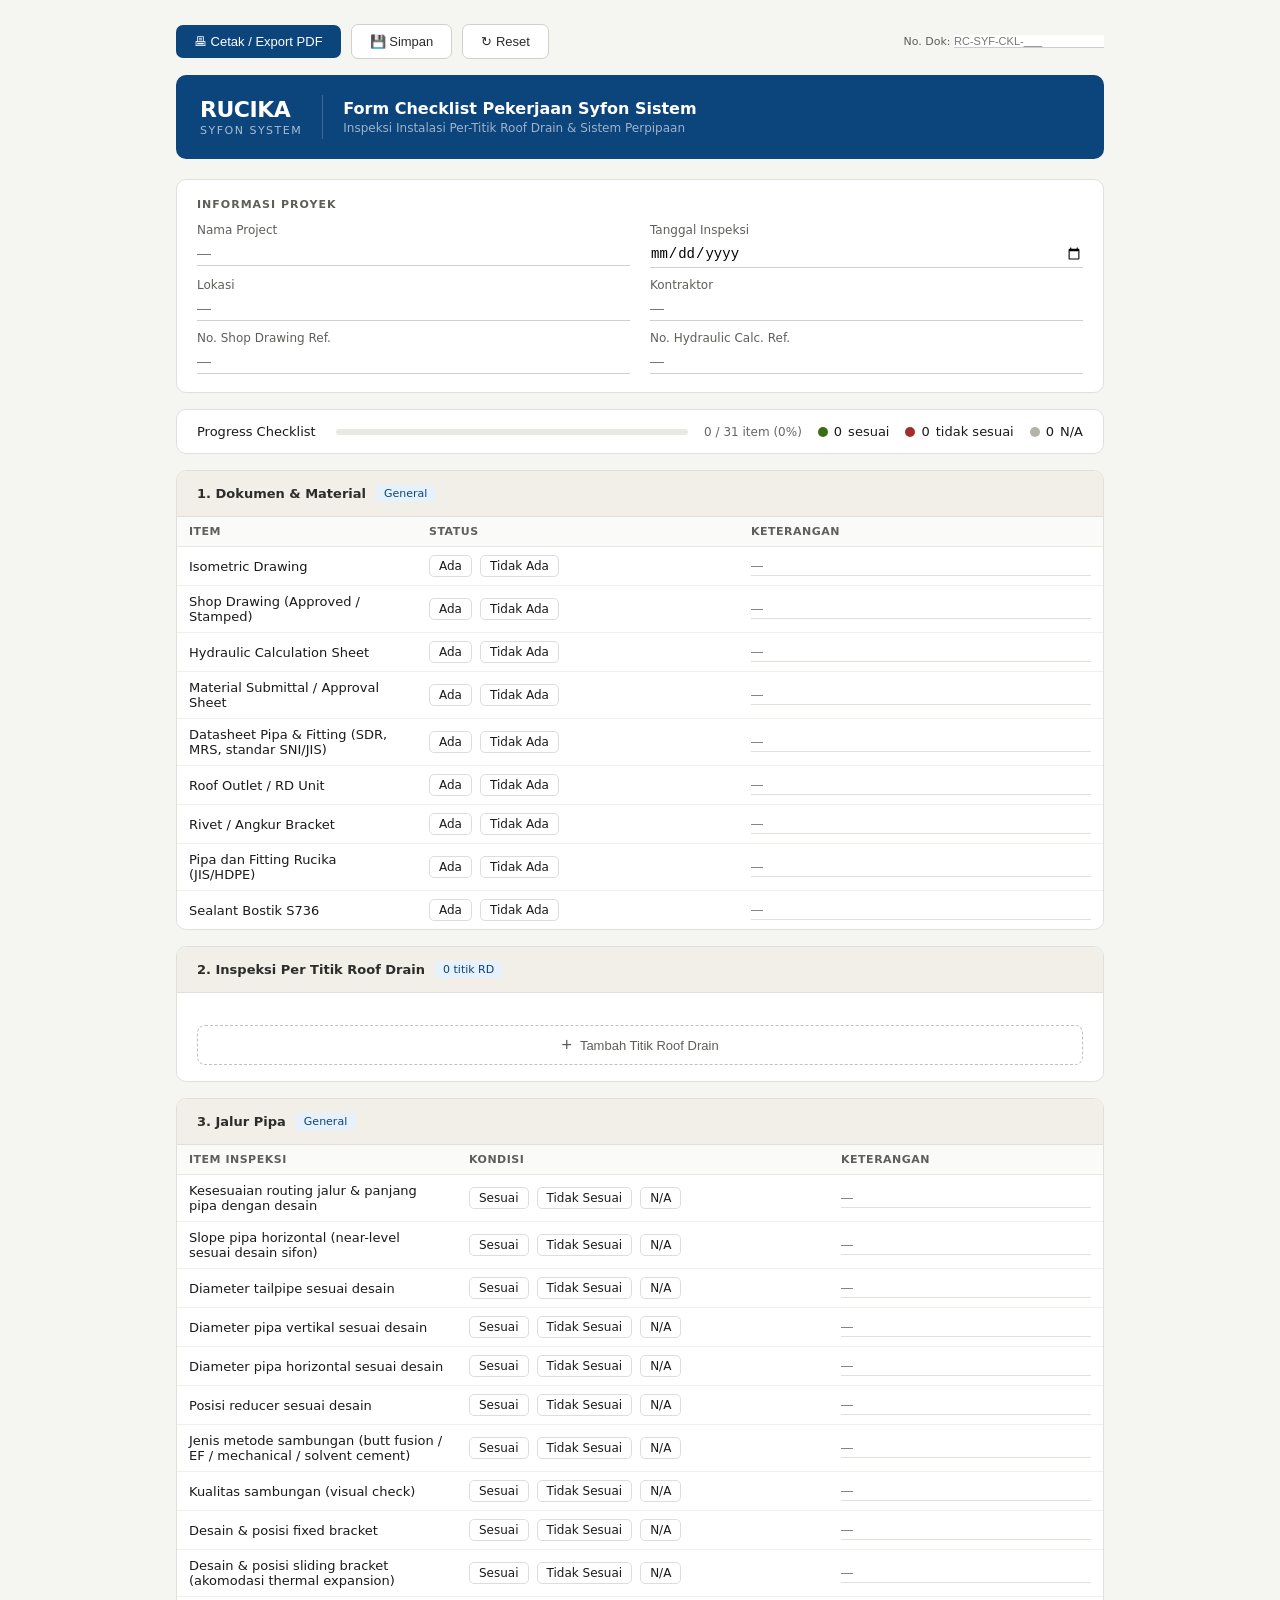
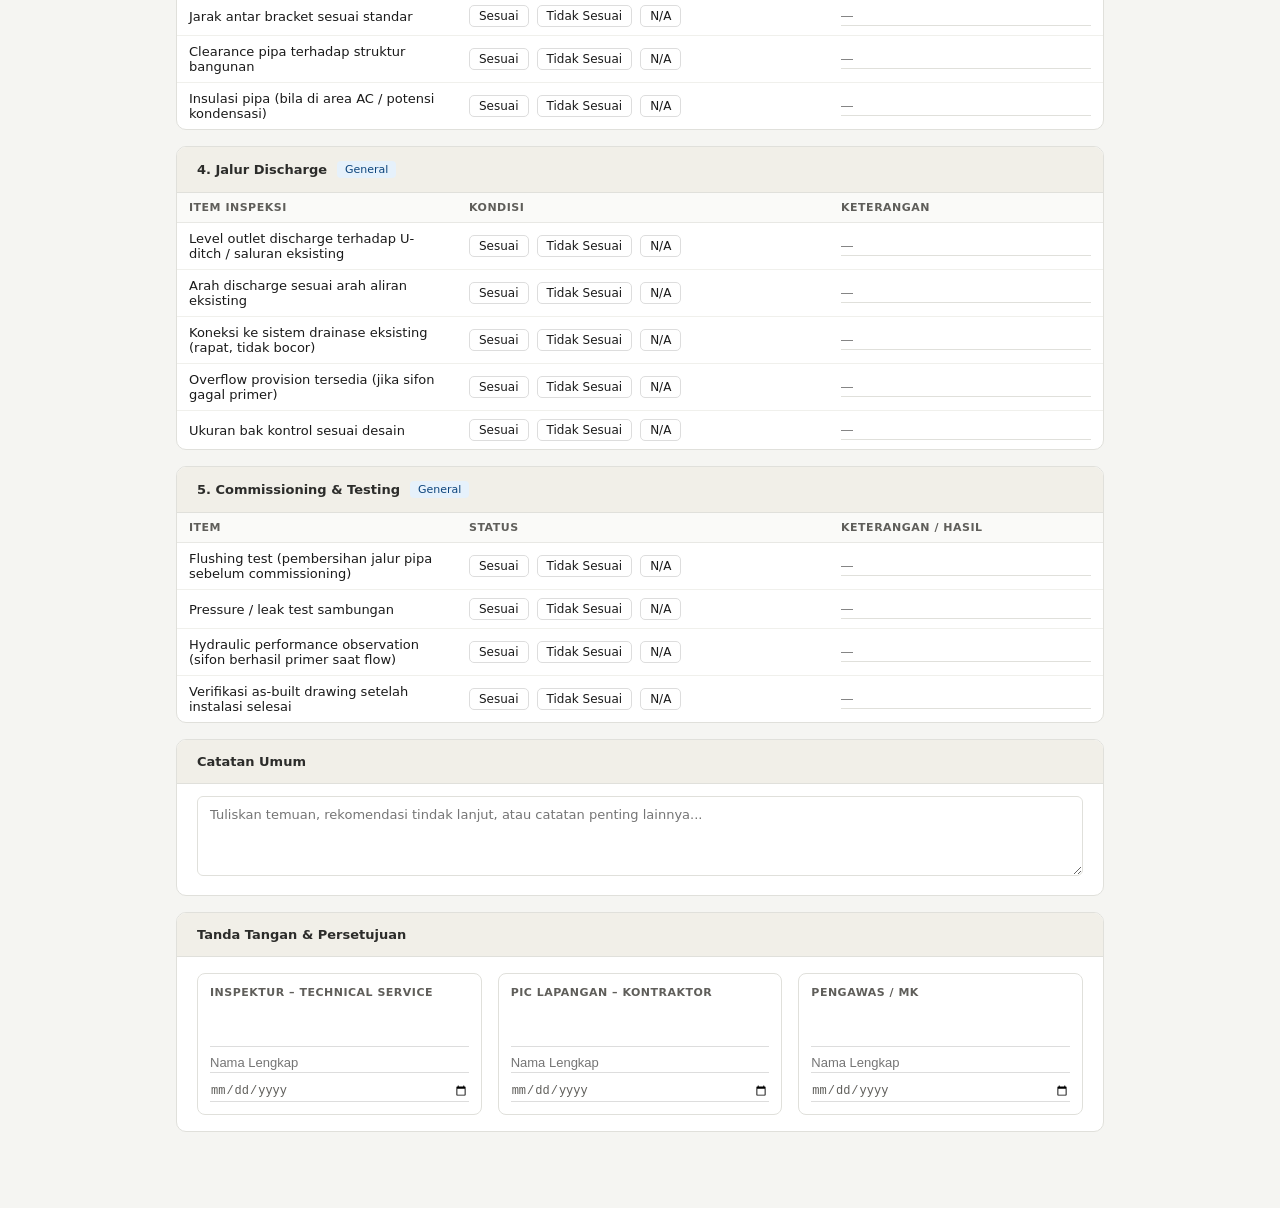
<file: form-siphonic.html>
<!DOCTYPE html>
<html lang="id">

<head>
  <meta charset="UTF-8">
  <meta name="viewport" content="width=device-width, initial-scale=1.0">
  <title>Form Checklist Syfon System – Rucika</title>
  <style>
    :root {
      --blue-50: #E6F1FB;
      --blue-100: #B5D4F4;
      --blue-600: #185FA5;
      --blue-800: #0C447C;
      --blue-900: #042C53;
      --teal-50: #E1F5EE;
      --teal-600: #0F6E56;
      --teal-800: #085041;
      --red-50: #FCEBEB;
      --red-600: #A32D2D;
      --red-800: #791F1F;
      --amber-50: #FAEEDA;
      --amber-600: #854F0B;
      --amber-800: #633806;
      --green-50: #EAF3DE;
      --green-600: #3B6D11;
      --green-800: #27500A;
      --gray-50: #F1EFE8;
      --gray-100: #D3D1C7;
      --gray-200: #B4B2A9;
      --gray-600: #5F5E5A;
      --gray-900: #2C2C2A;
    }

    * {
      box-sizing: border-box;
      margin: 0;
      padding: 0;
    }

    body {
      font-family: 'Segoe UI', system-ui, sans-serif;
      font-size: 14px;
      color: #1a1a1a;
      background: #f5f5f2;
    }

    .page {
      max-width: 960px;
      margin: 0 auto;
      padding: 24px 16px 60px;
    }

    /* HEADER */
    .doc-header {
      background: var(--blue-800);
      color: white;
      border-radius: 10px;
      padding: 20px 24px;
      margin-bottom: 20px;
      display: flex;
      align-items: center;
      gap: 20px;
    }

    .logo-block {
      display: flex;
      flex-direction: column;
      gap: 2px;
    }

    .logo-main {
      font-size: 22px;
      font-weight: 700;
      letter-spacing: -0.5px;
      color: white;
    }

    .logo-sub {
      font-size: 11px;
      color: rgba(255, 255, 255, 0.65);
      letter-spacing: 1.5px;
      text-transform: uppercase;
    }

    .header-title {
      flex: 1;
    }

    .header-title h1 {
      font-size: 16px;
      font-weight: 600;
      color: white;
      line-height: 1.3;
    }

    .header-title p {
      font-size: 12px;
      color: rgba(255, 255, 255, 0.6);
      margin-top: 2px;
    }

    /* PROJECT INFO */
    .project-card {
      background: white;
      border-radius: 10px;
      border: 1px solid #e0e0db;
      padding: 18px 20px;
      margin-bottom: 16px;
    }

    .section-label {
      font-size: 11px;
      font-weight: 600;
      letter-spacing: 1px;
      text-transform: uppercase;
      color: var(--gray-600);
      margin-bottom: 12px;
    }

    .project-grid {
      display: grid;
      grid-template-columns: 1fr 1fr;
      gap: 10px 20px;
    }

    .field-row {
      display: flex;
      flex-direction: column;
      gap: 4px;
    }

    .field-row label {
      font-size: 12px;
      color: var(--gray-600);
    }

    .field-row input {
      border: none;
      border-bottom: 1.5px solid #d0d0cc;
      padding: 4px 0;
      font-size: 14px;
      width: 100%;
      background: transparent;
      outline: none;
    }

    .field-row input:focus {
      border-bottom-color: var(--blue-600);
    }

    /* PROGRESS */
    .progress-bar-wrap {
      background: white;
      border-radius: 10px;
      border: 1px solid #e0e0db;
      padding: 14px 20px;
      margin-bottom: 16px;
    }

    .progress-stats {
      display: flex;
      gap: 16px;
      align-items: center;
    }

    .stat-pill {
      display: flex;
      align-items: center;
      gap: 6px;
      font-size: 13px;
    }

    .dot {
      width: 10px;
      height: 10px;
      border-radius: 50%;
      flex-shrink: 0;
    }

    .dot-ok {
      background: #3B6D11;
    }

    .dot-not {
      background: #A32D2D;
    }

    .dot-na {
      background: #B4B2A9;
    }

    .dot-pending {
      background: #e0e0db;
      border: 1px solid #ccc;
    }

    .progress-track {
      flex: 1;
      height: 6px;
      background: #e8e8e4;
      border-radius: 3px;
      overflow: hidden;
    }

    .progress-fill {
      height: 100%;
      background: var(--blue-600);
      border-radius: 3px;
      transition: width 0.3s;
    }

    /* SECTIONS */
    .section-card {
      background: white;
      border-radius: 10px;
      border: 1px solid #e0e0db;
      margin-bottom: 16px;
      overflow: hidden;
    }

    .section-header {
      padding: 14px 20px;
      background: var(--gray-50);
      border-bottom: 1px solid #e0e0db;
      display: flex;
      align-items: center;
      gap: 10px;
    }

    .section-header h2 {
      font-size: 13px;
      font-weight: 600;
      color: var(--gray-900);
    }

    .section-badge {
      font-size: 11px;
      padding: 2px 8px;
      border-radius: 4px;
      background: var(--blue-50);
      color: var(--blue-800);
      font-weight: 500;
    }

    /* DOK/MATERIAL TABLE */
    .check-table {
      width: 100%;
      border-collapse: collapse;
    }

    .check-table th {
      font-size: 11px;
      font-weight: 600;
      letter-spacing: 0.5px;
      text-transform: uppercase;
      color: var(--gray-600);
      padding: 8px 12px;
      background: #fafaf8;
      border-bottom: 1px solid #e8e8e4;
      text-align: left;
    }

    .check-table td {
      padding: 8px 12px;
      border-bottom: 1px solid #f0f0ec;
      vertical-align: middle;
    }

    .check-table tr:last-child td {
      border-bottom: none;
    }

    .check-table td:first-child {
      font-size: 13px;
      color: #1a1a1a;
    }

    .radio-group {
      display: flex;
      gap: 8px;
    }

    .radio-btn {
      display: inline-flex;
      align-items: center;
      gap: 4px;
      padding: 3px 9px;
      border-radius: 5px;
      border: 1px solid #ddd;
      font-size: 12px;
      cursor: pointer;
      transition: all 0.15s;
      user-select: none;
      background: white;
    }

    .radio-btn:hover {
      border-color: var(--blue-600);
    }

    .radio-btn input[type=radio] {
      display: none;
    }

    .radio-btn.ada.active {
      background: var(--green-50);
      border-color: var(--green-600);
      color: var(--green-800);
      font-weight: 500;
    }

    .radio-btn.tidak.active {
      background: var(--red-50);
      border-color: var(--red-600);
      color: var(--red-800);
      font-weight: 500;
    }

    .radio-btn.sesuai.active {
      background: var(--green-50);
      border-color: var(--green-600);
      color: var(--green-800);
      font-weight: 500;
    }

    .radio-btn.tsesuai.active {
      background: var(--red-50);
      border-color: var(--red-600);
      color: var(--red-800);
      font-weight: 500;
    }

    .radio-btn.na.active {
      background: var(--gray-50);
      border-color: var(--gray-200);
      color: var(--gray-600);
      font-weight: 500;
    }

    .notes-input {
      border: none;
      border-bottom: 1px solid #e0e0db;
      width: 100%;
      font-size: 12px;
      padding: 2px 0;
      background: transparent;
      outline: none;
      color: #444;
    }

    .notes-input:focus {
      border-bottom-color: var(--blue-600);
    }

    /* RD CARDS */
    .rd-container {
      padding: 16px 20px;
      display: flex;
      flex-direction: column;
      gap: 12px;
    }

    .rd-card {
      border: 1px solid #e0e0db;
      border-radius: 8px;
      overflow: hidden;
    }

    .rd-card-header {
      display: flex;
      align-items: center;
      gap: 10px;
      padding: 10px 14px;
      background: var(--blue-50);
      border-bottom: 1px solid #d0e4f5;
    }

    .rd-badge {
      background: var(--blue-800);
      color: white;
      font-size: 12px;
      font-weight: 600;
      padding: 3px 10px;
      border-radius: 5px;
      white-space: nowrap;
    }

    .rd-loc-input {
      flex: 1;
      border: none;
      background: transparent;
      font-size: 13px;
      color: var(--blue-800);
      outline: none;
    }

    .rd-loc-input::placeholder {
      color: #a0b8cc;
    }

    .rd-status-dot {
      width: 8px;
      height: 8px;
      border-radius: 50%;
      background: #ddd;
      margin-left: auto;
      flex-shrink: 0;
    }

    .rd-delete {
      background: none;
      border: none;
      color: var(--red-600);
      cursor: pointer;
      font-size: 16px;
      padding: 0 4px;
      line-height: 1;
      opacity: 0.6;
    }

    .rd-delete:hover {
      opacity: 1;
    }

    .rd-items {
      padding: 4px 0;
    }

    .rd-item {
      display: grid;
      grid-template-columns: 220px 1fr 160px;
      align-items: center;
      gap: 8px;
      padding: 7px 14px;
      border-bottom: 1px solid #f5f5f2;
    }

    .rd-item:last-child {
      border-bottom: none;
    }

    .rd-item-label {
      font-size: 12px;
      color: #1a1a1a;
      line-height: 1.4;
    }

    .rd-item-notes {
      font-size: 12px;
    }

    /* ADD RD BUTTON */
    .add-rd-btn {
      display: flex;
      align-items: center;
      gap: 8px;
      border: 1.5px dashed #c0c0bc;
      background: none;
      border-radius: 8px;
      padding: 10px 16px;
      font-size: 13px;
      color: var(--gray-600);
      cursor: pointer;
      transition: all 0.15s;
      width: 100%;
      justify-content: center;
    }

    .add-rd-btn:hover {
      border-color: var(--blue-600);
      color: var(--blue-600);
      background: var(--blue-50);
    }

    /* CATATAN & TTD */
    .ttd-grid {
      display: grid;
      grid-template-columns: 1fr 1fr 1fr;
      gap: 16px;
      padding: 16px 20px;
    }

    .ttd-box {
      border: 1px solid #e0e0db;
      border-radius: 8px;
      padding: 12px;
    }

    .ttd-role {
      font-size: 11px;
      font-weight: 600;
      text-transform: uppercase;
      letter-spacing: 0.5px;
      color: var(--gray-600);
      margin-bottom: 8px;
    }

    .ttd-name-input {
      width: 100%;
      border: none;
      border-bottom: 1px solid #ddd;
      font-size: 13px;
      padding: 2px 0;
      background: transparent;
      outline: none;
      margin-bottom: 8px;
    }

    .ttd-date-input {
      width: 100%;
      border: none;
      border-bottom: 1px solid #ddd;
      font-size: 12px;
      padding: 2px 0;
      background: transparent;
      outline: none;
      color: var(--gray-600);
    }

    .ttd-line {
      height: 40px;
      border-bottom: 1px solid #ddd;
      margin-bottom: 6px;
    }

    .catatan-area {
      padding: 0 20px 16px;
    }

    .catatan-area textarea {
      width: 100%;
      border: 1px solid #e0e0db;
      border-radius: 6px;
      padding: 10px 12px;
      font-size: 13px;
      resize: vertical;
      min-height: 80px;
      outline: none;
      font-family: inherit;
      color: #1a1a1a;
    }

    .catatan-area textarea:focus {
      border-color: var(--blue-600);
    }

    /* TOOLBAR */
    .toolbar {
      display: flex;
      gap: 10px;
      margin-bottom: 16px;
      align-items: center;
    }

    .btn-primary {
      background: var(--blue-800);
      color: white;
      border: none;
      border-radius: 7px;
      padding: 9px 18px;
      font-size: 13px;
      font-weight: 500;
      cursor: pointer;
    }

    .btn-primary:hover {
      background: var(--blue-600);
    }

    .btn-secondary {
      background: white;
      color: var(--gray-900);
      border: 1px solid #d0d0cc;
      border-radius: 7px;
      padding: 9px 18px;
      font-size: 13px;
      cursor: pointer;
    }

    .btn-secondary:hover {
      background: var(--gray-50);
    }

    .doc-no {
      margin-left: auto;
      font-size: 11px;
      color: var(--gray-600);
    }

    /* PRINT */
    @media print {
      body {
        background: white;
        font-size: 11px;
      }

      .page {
        padding: 10px;
        max-width: 100%;
      }

      .toolbar {
        display: none;
      }

      .add-rd-btn {
        display: none;
      }

      .rd-delete {
        display: none;
      }

      .doc-header {
        background: var(--blue-800) !important;
        -webkit-print-color-adjust: exact;
        print-color-adjust: exact;
      }

      .section-card {
        break-inside: avoid;
        page-break-inside: avoid;
      }

      .rd-card {
        break-inside: avoid;
      }

      .radio-btn {
        border: 1px solid #ccc !important;
      }

      .radio-btn.ada.active,
      .radio-btn.sesuai.active {
        background: #d4edda !important;
        -webkit-print-color-adjust: exact;
        print-color-adjust: exact;
      }

      .radio-btn.tidak.active,
      .radio-btn.tsesuai.active {
        background: #f8d7da !important;
        -webkit-print-color-adjust: exact;
        print-color-adjust: exact;
      }
    }

    /* RESPONSIVE / MOBILE */
    @media screen and (max-width: 768px) {
      .page {
        padding: 16px 12px 40px;
      }

      .doc-header {
        flex-direction: column;
        text-align: center;
        gap: 12px;
        padding: 16px;
      }

      .doc-header>div:nth-child(2) {
        display: none;
      }

      /* Sembunyikan garis separator vertical */
      .project-grid {
        grid-template-columns: 1fr;
        gap: 12px;
      }

      .ttd-grid {
        grid-template-columns: 1fr;
        gap: 24px;
        padding: 16px;
      }

      .rd-item {
        grid-template-columns: 1fr;
        gap: 12px;
        padding: 12px 14px;
      }

      .rd-card-header {
        flex-wrap: wrap;
      }

      .rd-loc-input {
        min-width: 100%;
        margin-top: 8px;
      }

      .progress-stats {
        flex-wrap: wrap;
        justify-content: center;
      }

      .toolbar {
        flex-wrap: wrap;
      }

      .doc-no {
        width: 100%;
        margin-left: 0;
        text-align: left;
        margin-top: 8px;
      }

      /* Buat tabel bisa di-scroll horizontal */
      .section-card {
        overflow-x: auto;
      }

      .check-table {
        min-width: 600px;
      }
    }
  </style>
</head>

<body>
  <div class="page">

    <!-- TOOLBAR -->
    <div class="toolbar">
      <button class="btn-primary" onclick="cetakPDF()">&#128438; Cetak / Export PDF</button>
      <button class="btn-secondary" onclick="saveState()">&#128190; Simpan</button>
      <button class="btn-secondary" onclick="clearAll()">&#8635; Reset</button>
      <span class="doc-no" id="doc-no-display">No. Dok: <input id="docNo" placeholder="RC-SYF-CKL-___"
          style="border:none;border-bottom:1px solid #ccc;font-size:11px;width:150px;outline:none;" /></span>
    </div>

    <!-- HEADER -->
    <div class="doc-header">
      <div class="logo-block">
        <div class="logo-main">RUCIKA</div>
        <div class="logo-sub">Syfon System</div>
      </div>
      <div style="width:1px;height:44px;background:rgba(255,255,255,0.2);"></div>
      <div class="header-title">
        <h1>Form Checklist Pekerjaan Syfon Sistem</h1>
        <p>Inspeksi Instalasi Per-Titik Roof Drain &amp; Sistem Perpipaan</p>
      </div>
    </div>

    <!-- PROJECT INFO -->
    <div class="project-card">
      <div class="section-label">Informasi Proyek</div>
      <div class="project-grid">
        <div class="field-row"><label>Nama Project</label><input id="projName" placeholder="—" /></div>
        <div class="field-row"><label>Tanggal Inspeksi</label><input id="projDate" type="date" /></div>
        <div class="field-row"><label>Lokasi</label><input id="projLoc" placeholder="—" /></div>
        <div class="field-row"><label>Kontraktor</label><input id="projKont" placeholder="—" /></div>
        <div class="field-row"><label>No. Shop Drawing Ref.</label><input id="projSD" placeholder="—" /></div>
        <div class="field-row"><label>No. Hydraulic Calc. Ref.</label><input id="projHC" placeholder="—" /></div>
      </div>
    </div>

    <!-- PROGRESS -->
    <div class="progress-bar-wrap">
      <div class="progress-stats">
        <span style="font-size:13px;font-weight:500;color:#1a1a1a;margin-right:4px;">Progress Checklist</span>
        <div class="progress-track">
          <div class="progress-fill" id="progressFill" style="width:0%"></div>
        </div>
        <span id="progressLabel" style="font-size:12px;color:#666;white-space:nowrap;">0 / 0 item</span>
        <span class="stat-pill"><span class="dot dot-ok"></span><span id="cntOk">0</span> sesuai</span>
        <span class="stat-pill"><span class="dot dot-not"></span><span id="cntNot">0</span> tidak sesuai</span>
        <span class="stat-pill"><span class="dot dot-na"></span><span id="cntNA">0</span> N/A</span>
      </div>
    </div>

    <!-- SECTION 1: DOKUMEN & MATERIAL -->
    <div class="section-card">
      <div class="section-header">
        <h2>1. Dokumen &amp; Material</h2>
        <span class="section-badge">General</span>
      </div>
      <table class="check-table">
        <thead>
          <tr>
            <th style="width:240px;">Item</th>
            <th>Status</th>
            <th>Keterangan</th>
          </tr>
        </thead>
        <tbody id="dokTable"></tbody>
      </table>
    </div>

    <!-- SECTION 2: ROOF DRAIN PER TITIK -->
    <div class="section-card">
      <div class="section-header">
        <h2>2. Inspeksi Per Titik Roof Drain</h2>
        <span class="section-badge" id="rdCountBadge">0 titik RD</span>
      </div>
      <div class="rd-container" id="rdContainer"></div>
      <div style="padding: 0 20px 16px;">
        <button class="add-rd-btn" onclick="addRD()">
          <span style="font-size:18px;line-height:1;">+</span> Tambah Titik Roof Drain
        </button>
      </div>
    </div>

    <!-- SECTION 3: JALUR PIPA -->
    <div class="section-card">
      <div class="section-header">
        <h2>3. Jalur Pipa</h2><span class="section-badge">General</span>
      </div>
      <table class="check-table">
        <thead>
          <tr>
            <th style="width:280px;">Item Inspeksi</th>
            <th>Kondisi</th>
            <th>Keterangan</th>
          </tr>
        </thead>
        <tbody id="pipaTable"></tbody>
      </table>
    </div>

    <!-- SECTION 4: JALUR DISCHARGE -->
    <div class="section-card">
      <div class="section-header">
        <h2>4. Jalur Discharge</h2><span class="section-badge">General</span>
      </div>
      <table class="check-table">
        <thead>
          <tr>
            <th style="width:280px;">Item Inspeksi</th>
            <th>Kondisi</th>
            <th>Keterangan</th>
          </tr>
        </thead>
        <tbody id="dischargeTable"></tbody>
      </table>
    </div>

    <!-- SECTION 5: COMMISSIONING -->
    <div class="section-card">
      <div class="section-header">
        <h2>5. Commissioning &amp; Testing</h2><span class="section-badge">General</span>
      </div>
      <table class="check-table">
        <thead>
          <tr>
            <th style="width:280px;">Item</th>
            <th>Status</th>
            <th>Keterangan / Hasil</th>
          </tr>
        </thead>
        <tbody id="commTable"></tbody>
      </table>
    </div>

    <!-- CATATAN -->
    <div class="section-card">
      <div class="section-header">
        <h2>Catatan Umum</h2>
      </div>
      <div class="catatan-area" style="padding-top:12px;">
        <textarea id="catatanUmum"
          placeholder="Tuliskan temuan, rekomendasi tindak lanjut, atau catatan penting lainnya..."></textarea>
      </div>
    </div>

    <!-- TANDA TANGAN -->
    <div class="section-card">
      <div class="section-header">
        <h2>Tanda Tangan &amp; Persetujuan</h2>
      </div>
      <div class="ttd-grid">
        <div class="ttd-box">
          <div class="ttd-role">Inspektur – Technical Service</div>
          <div class="ttd-line"></div>
          <input class="ttd-name-input" placeholder="Nama Lengkap" />
          <input class="ttd-date-input" type="date" />
        </div>
        <div class="ttd-box">
          <div class="ttd-role">PIC Lapangan – Kontraktor</div>
          <div class="ttd-line"></div>
          <input class="ttd-name-input" placeholder="Nama Lengkap" />
          <input class="ttd-date-input" type="date" />
        </div>
        <div class="ttd-box">
          <div class="ttd-role">Pengawas / MK</div>
          <div class="ttd-line"></div>
          <input class="ttd-name-input" placeholder="Nama Lengkap" />
          <input class="ttd-date-input" type="date" />
        </div>
      </div>
    </div>

  </div>

  <script>
    const DOK_ITEMS = [
      "Isometric Drawing",
      "Shop Drawing (Approved / Stamped)",
      "Hydraulic Calculation Sheet",
      "Material Submittal / Approval Sheet",
      "Datasheet Pipa & Fitting (SDR, MRS, standar SNI/JIS)",
      "Roof Outlet / RD Unit",
      "Rivet / Angkur Bracket",
      "Pipa dan Fitting Rucika (JIS/HDPE)",
      "Sealant Bostik S736"
    ];

    const PIPA_ITEMS = [
      "Kesesuaian routing jalur & panjang pipa dengan desain",
      "Slope pipa horizontal (near-level sesuai desain sifon)",
      "Diameter tailpipe sesuai desain",
      "Diameter pipa vertikal sesuai desain",
      "Diameter pipa horizontal sesuai desain",
      "Posisi reducer sesuai desain",
      "Jenis metode sambungan (butt fusion / EF / mechanical / solvent cement)",
      "Kualitas sambungan (visual check)",
      "Desain & posisi fixed bracket",
      "Desain & posisi sliding bracket (akomodasi thermal expansion)",
      "Jarak antar bracket sesuai standar",
      "Clearance pipa terhadap struktur bangunan",
      "Insulasi pipa (bila di area AC / potensi kondensasi)"
    ];

    const DISCHARGE_ITEMS = [
      "Level outlet discharge terhadap U-ditch / saluran eksisting",
      "Arah discharge sesuai arah aliran eksisting",
      "Koneksi ke sistem drainase eksisting (rapat, tidak bocor)",
      "Overflow provision tersedia (jika sifon gagal primer)",
      "Ukuran bak kontrol sesuai desain"
    ];

    const COMM_ITEMS = [
      "Flushing test (pembersihan jalur pipa sebelum commissioning)",
      "Pressure / leak test sambungan",
      "Hydraulic performance observation (sifon berhasil primer saat flow)",
      "Verifikasi as-built drawing setelah instalasi selesai"
    ];

    const RD_ITEMS = [
      "Jenis & Ukuran RD sesuai desain (spek roof outlet)",
      "Kualitas instalasi RD (kerapian, kekokohan)",
      "Kedalaman RD / rim level terhadap permukaan atap",
      "Kondisi waterproofing membrane di sekitar RD",
      "Pemasangan clamping ring / flange (terpasang & kencang)",
      "Strainer / saringan RD terpasang dan tidak terhalang",
      "Anti-vortex baffle terpasang (sesuai spek)",
      "Arah slope lantai/atap menuju RD (air mengalir ke RD)",
      "Luas catchment area sesuai perhitungan hidraulik",
      "Diameter tailpipe sesuai desain untuk RD ini",
      "Posisi reducer pada jalur RD ini sesuai desain",
      "Jarak RD ke pintu / lubang (antisipasi overflow)",
      "Potensi material pengotor di area catchment"
    ];

    let rdCount = 0;
    const rdData = {};

    function makeRadioGroup(id, type) {
      if (type === 'dok') {
        return `<div class="radio-group">
      <label class="radio-btn ada" onclick="setVal(this,'ada')"><input type="radio" name="${id}"> Ada</label>
      <label class="radio-btn tidak" onclick="setVal(this,'tidak')"><input type="radio" name="${id}"> Tidak Ada</label>
    </div>`;
      }
      return `<div class="radio-group">
    <label class="radio-btn sesuai" onclick="setVal(this,'sesuai')"><input type="radio" name="${id}"> Sesuai</label>
    <label class="radio-btn tsesuai" onclick="setVal(this,'tsesuai')"><input type="radio" name="${id}"> Tidak Sesuai</label>
    <label class="radio-btn na" onclick="setVal(this,'na')"><input type="radio" name="${id}"> N/A</label>
  </div>`;
    }

    function setVal(el, val) {
      const name = el.querySelector('input').name;
      document.querySelectorAll(`[name="${name}"]`).forEach(r => {
        const btn = r.parentElement;
        btn.classList.remove('active');
      });
      el.classList.add('active');
      updateProgress();
    }

    function buildTable(tbodyId, items, type) {
      const tbody = document.getElementById(tbodyId);
      items.forEach((item, i) => {
        const id = `${tbodyId}_${i}`;
        const tr = document.createElement('tr');
        tr.innerHTML = `
      <td>${item}</td>
      <td>${makeRadioGroup(id, type)}</td>
      <td><input class="notes-input" placeholder="—" /></td>`;
        tbody.appendChild(tr);
      });
    }

    function addRD() {
      rdCount++;
      const id = rdCount;
      const container = document.getElementById('rdContainer');
      const card = document.createElement('div');
      card.className = 'rd-card';
      card.id = `rd-card-${id}`;

      let itemsHtml = RD_ITEMS.map((item, i) => {
        const rid = `rd${id}_item${i}`;
        return `<div class="rd-item">
      <div class="rd-item-label">${item}</div>
      <div>${makeRadioGroup(rid, 'rd')}</div>
      <input class="notes-input rd-item-notes" placeholder="catatan..." />
    </div>`;
      }).join('');

      card.innerHTML = `
    <div class="rd-card-header">
      <span class="rd-badge">RD-${String(id).padStart(2, '0')}</span>
      <input class="rd-loc-input" placeholder="Lokasi / Label titik (contoh: Grid A3, Atap Selatan, Level 3...)" />
      <button class="rd-delete" onclick="removeRD(${id})" title="Hapus RD ini">&#10005;</button>
    </div>
    <div class="rd-items">${itemsHtml}</div>`;

      container.appendChild(card);
      updateRDBadge();
      updateProgress();
    }

    function removeRD(id) {
      const card = document.getElementById(`rd-card-${id}`);
      if (card) card.remove();
      updateRDBadge();
      updateProgress();
    }

    function updateRDBadge() {
      const count = document.querySelectorAll('.rd-card').length;
      document.getElementById('rdCountBadge').textContent = `${count} titik RD`;
    }

    function updateProgress() {
      const all = document.querySelectorAll('.radio-btn');
      const active = document.querySelectorAll('.radio-btn.active');
      const ok = document.querySelectorAll('.radio-btn.ada.active, .radio-btn.sesuai.active').length;
      const not = document.querySelectorAll('.radio-btn.tidak.active, .radio-btn.tsesuai.active').length;
      const na = document.querySelectorAll('.radio-btn.na.active').length;

      // Count unique radio groups
      const names = new Set(Array.from(document.querySelectorAll('.radio-btn input')).map(r => r.name));
      const answered = new Set(Array.from(document.querySelectorAll('.radio-btn.active input')).map(r => r.name));
      const total = names.size;
      const done = answered.size;

      const pct = total > 0 ? Math.round(done / total * 100) : 0;
      document.getElementById('progressFill').style.width = pct + '%';
      document.getElementById('progressLabel').textContent = `${done} / ${total} item (${pct}%)`;
      document.getElementById('cntOk').textContent = ok;
      document.getElementById('cntNot').textContent = not;
      document.getElementById('cntNA').textContent = na;
    }

    function cetakPDF() {
      const exportName = "Form Checklist Pekerjaan Syfon System";
      const originalTitle = document.title;
      let topOriginalTitle = "";
      
      // Set title sementara agar default nama file PDF berubah
      document.title = exportName;
      try {
        topOriginalTitle = window.top.document.title;
        window.top.document.title = exportName;
      } catch (e) {}

      window.print();

      // Kembalikan title seperti semula
      document.title = originalTitle;
      try {
        if (topOriginalTitle) window.top.document.title = topOriginalTitle;
      } catch (e) {}
    }

    function saveState() {
      try {
        const data = { html: document.querySelector('.page').innerHTML };
        localStorage.setItem('rucika_syfon_checklist', JSON.stringify({ saved: new Date().toISOString() }));
        alert('Untuk menyimpan permanen: gunakan Ctrl+S (File > Save As HTML) di browser Anda, atau Export PDF via tombol Cetak.');
      } catch (e) { }
    }

    function clearAll() {
      if (confirm('Reset semua data checklist? Tindakan ini tidak bisa dibatalkan.')) {
        document.querySelectorAll('.radio-btn.active').forEach(el => el.classList.remove('active'));
        document.querySelectorAll('.notes-input, .rd-loc-input').forEach(el => el.value = '');
        document.querySelectorAll('#rdContainer .rd-card').forEach(el => el.remove());
        rdCount = 0;
        updateRDBadge();
        updateProgress();
        ['projName', 'projDate', 'projLoc', 'projKont', 'projSD', 'projHC', 'catatanUmum'].forEach(id => {
          const el = document.getElementById(id);
          if (el) el.value = '';
        });
      }
    }

    // Init
    buildTable('dokTable', DOK_ITEMS, 'dok');
    buildTable('pipaTable', PIPA_ITEMS, 'gen');
    buildTable('dischargeTable', DISCHARGE_ITEMS, 'gen');
    buildTable('commTable', COMM_ITEMS, 'gen');
    updateProgress();
  </script>
</body>

</html>
</file>
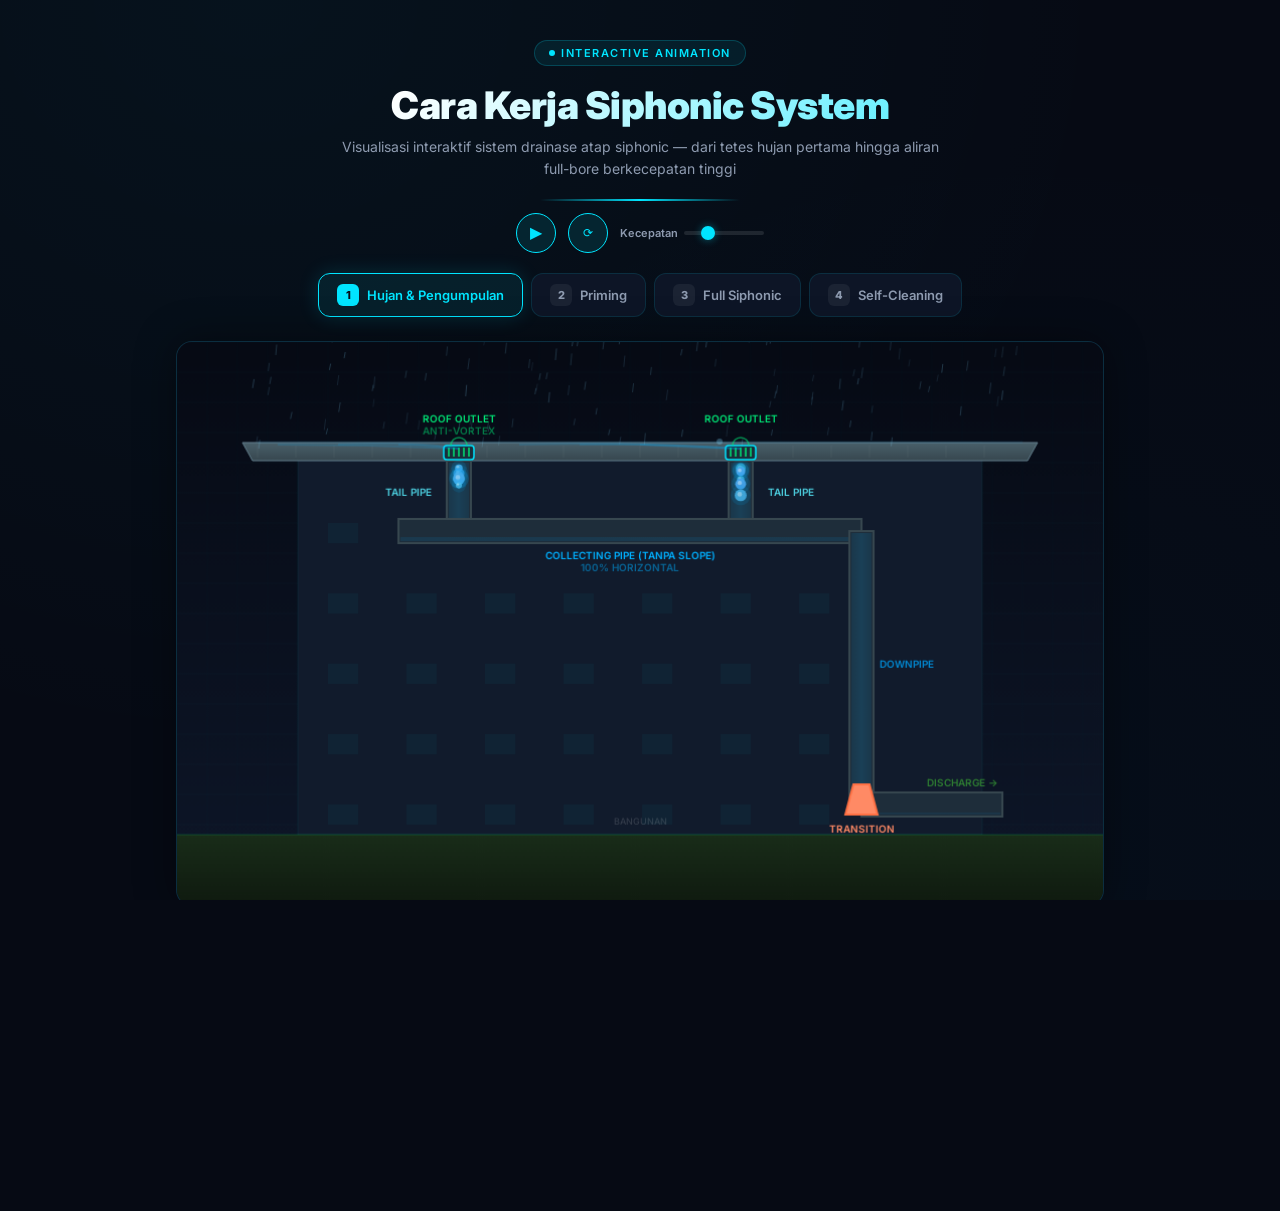
<file: siphonic-animation.html>
<!DOCTYPE html>
<html lang="id">
<head>
  <meta charset="UTF-8">
  <meta name="viewport" content="width=device-width, initial-scale=1.0">
  <title>Animasi Cara Kerja Siphonic System</title>
  <meta name="description" content="Visualisasi interaktif cara kerja sistem drainase atap siphonic — dari hujan hingga full-bore flow.">
  <link href="https://fonts.googleapis.com/css2?family=Inter:wght@400;500;600;700;800;900&display=swap" rel="stylesheet">
  <style>
    :root {
      --bg: #060a14;
      --bg2: #0d1526;
      --bg3: #141e36;
      --accent: #00e5ff;
      --accent-glow: rgba(0, 229, 255, 0.3);
      --water: #00b0ff;
      --water-dark: #0077b6;
      --water-light: #4dd0e1;
      --rain: #81d4fa;
      --pipe: #263238;
      --pipe-stroke: #37474f;
      --roof: #455a64;
      --building: #1a2536;
      --ground: #2e3d2f;
      --text: #e2e8f0;
      --text2: #8e9bb0;
      --border: rgba(0,229,255,0.12);
      --success: #00e676;
      --warning: #ffab00;
    }
    * { box-sizing: border-box; margin: 0; padding: 0; }
    html, body { height: 100%; overflow-x: hidden; }
    body {
      background: var(--bg);
      color: var(--text);
      font-family: 'Inter', system-ui, sans-serif;
      background-image:
        radial-gradient(ellipse at 20% 0%, rgba(0,229,255,0.04) 0%, transparent 60%),
        radial-gradient(ellipse at 80% 100%, rgba(0,119,182,0.04) 0%, transparent 60%);
    }

    /* ===== HEADER ===== */
    .hero {
      text-align: center;
      padding: 40px 20px 20px;
      position: relative;
    }
    .hero::after {
      content: '';
      position: absolute;
      bottom: 0; left: 50%;
      transform: translateX(-50%);
      width: 200px; height: 2px;
      background: linear-gradient(90deg, transparent, var(--accent), transparent);
    }
    .hero-badge {
      display: inline-flex;
      align-items: center;
      gap: 6px;
      background: rgba(0,229,255,0.08);
      border: 1px solid rgba(0,229,255,0.2);
      border-radius: 20px;
      padding: 5px 14px;
      font-size: 11px;
      font-weight: 600;
      color: var(--accent);
      text-transform: uppercase;
      letter-spacing: 1.5px;
      margin-bottom: 16px;
    }
    .hero-badge .dot {
      width: 6px; height: 6px;
      background: var(--accent);
      border-radius: 50%;
      animation: pulse 2s ease-in-out infinite;
    }
    .hero h1 {
      font-size: clamp(24px, 4vw, 38px);
      font-weight: 900;
      letter-spacing: -0.5px;
      background: linear-gradient(135deg, #fff 30%, var(--accent));
      -webkit-background-clip: text;
      -webkit-text-fill-color: transparent;
      background-clip: text;
      margin-bottom: 8px;
    }
    .hero p {
      color: var(--text2);
      font-size: 14px;
      max-width: 600px;
      margin: 0 auto;
      line-height: 1.6;
    }

    /* ===== PHASE CONTROLS ===== */
    .controls {
      display: flex;
      justify-content: center;
      gap: 8px;
      padding: 20px 16px 8px;
      flex-wrap: wrap;
    }
    .phase-btn {
      display: flex;
      align-items: center;
      gap: 8px;
      padding: 10px 18px;
      border-radius: 12px;
      border: 1px solid var(--border);
      background: var(--bg2);
      color: var(--text2);
      font-family: 'Inter', sans-serif;
      font-size: 13px;
      font-weight: 600;
      cursor: pointer;
      transition: all 0.3s ease;
      position: relative;
      overflow: hidden;
    }
    .phase-btn::before {
      content: '';
      position: absolute;
      inset: 0;
      background: linear-gradient(135deg, rgba(0,229,255,0.1), rgba(0,119,182,0.1));
      opacity: 0;
      transition: opacity 0.3s;
    }
    .phase-btn:hover::before { opacity: 1; }
    .phase-btn:hover {
      border-color: rgba(0,229,255,0.3);
      color: var(--text);
      transform: translateY(-1px);
    }
    .phase-btn.active {
      border-color: var(--accent);
      color: var(--accent);
      background: rgba(0,229,255,0.08);
      box-shadow: 0 0 20px rgba(0,229,255,0.15);
    }
    .phase-btn .num {
      width: 22px; height: 22px;
      border-radius: 6px;
      display: flex;
      align-items: center;
      justify-content: center;
      font-size: 11px;
      font-weight: 800;
      background: rgba(255,255,255,0.06);
      flex-shrink: 0;
    }
    .phase-btn.active .num {
      background: var(--accent);
      color: var(--bg);
    }

    /* ===== ANIMATION CANVAS AREA ===== */
    .canvas-wrapper {
      position: relative;
      max-width: 960px;
      margin: 16px auto;
      padding: 0 16px;
    }
    .canvas-container {
      position: relative;
      background: var(--bg2);
      border-radius: 16px;
      border: 1px solid var(--border);
      overflow: hidden;
      box-shadow:
        0 0 40px rgba(0,0,0,0.4),
        inset 0 1px 0 rgba(255,255,255,0.03);
    }
    canvas#siphonCanvas {
      display: block;
      width: 100%;
      height: auto;
    }

    /* ===== INFO PANEL ===== */
    .info-panel {
      max-width: 960px;
      margin: 16px auto;
      padding: 0 16px;
    }
    .info-card {
      background: var(--bg2);
      border: 1px solid var(--border);
      border-radius: 16px;
      padding: 24px;
      display: grid;
      grid-template-columns: 60px 1fr;
      gap: 20px;
      align-items: start;
      transition: all 0.5s ease;
      position: relative;
      overflow: hidden;
    }
    .info-card::before {
      content: '';
      position: absolute;
      top: 0; left: 0;
      width: 4px; height: 100%;
      background: linear-gradient(180deg, var(--accent), var(--water-dark));
      border-radius: 4px 0 0 4px;
    }
    .info-icon {
      width: 56px; height: 56px;
      border-radius: 14px;
      background: rgba(0,229,255,0.08);
      border: 1px solid rgba(0,229,255,0.15);
      display: flex;
      align-items: center;
      justify-content: center;
      font-size: 26px;
    }
    .info-content h3 {
      font-size: 16px;
      font-weight: 700;
      color: var(--accent);
      margin-bottom: 6px;
    }
    .info-content p {
      font-size: 13px;
      line-height: 1.7;
      color: var(--text2);
    }
    .info-content .highlight {
      color: var(--accent);
      font-weight: 600;
    }
    .info-content .physics-tag {
      display: inline-flex;
      align-items: center;
      gap: 4px;
      background: rgba(0,229,255,0.08);
      border: 1px solid rgba(0,229,255,0.15);
      border-radius: 6px;
      padding: 2px 8px;
      font-size: 11px;
      font-weight: 600;
      color: var(--accent);
      margin-top: 8px;
    }

    /* ===== LEGEND ===== */
    .legend {
      max-width: 960px;
      margin: 0 auto 30px;
      padding: 0 16px;
    }
    .legend-grid {
      display: grid;
      grid-template-columns: repeat(auto-fit, minmax(200px, 1fr));
      gap: 12px;
    }
    .legend-item {
      display: flex;
      align-items: center;
      gap: 10px;
      background: var(--bg2);
      border: 1px solid var(--border);
      border-radius: 10px;
      padding: 12px 14px;
    }
    .legend-color {
      width: 14px; height: 14px;
      border-radius: 4px;
      flex-shrink: 0;
    }
    .legend-label {
      font-size: 12px;
      font-weight: 500;
      color: var(--text2);
    }

    /* ===== PLAYBACK BAR ===== */
    .playback {
      display: flex;
      align-items: center;
      justify-content: center;
      gap: 12px;
      padding: 12px 16px 0;
      max-width: 960px;
      margin: 0 auto;
    }
    .play-btn {
      width: 40px; height: 40px;
      border-radius: 50%;
      border: 1px solid var(--accent);
      background: rgba(0,229,255,0.1);
      color: var(--accent);
      display: flex;
      align-items: center;
      justify-content: center;
      cursor: pointer;
      font-size: 16px;
      transition: all 0.3s;
      flex-shrink: 0;
    }
    .play-btn:hover {
      background: rgba(0,229,255,0.2);
      box-shadow: 0 0 16px rgba(0,229,255,0.3);
      transform: scale(1.08);
    }
    .speed-control {
      display: flex;
      align-items: center;
      gap: 6px;
    }
    .speed-control label {
      font-size: 11px;
      color: var(--text2);
      font-weight: 600;
    }
    .speed-slider {
      -webkit-appearance: none;
      width: 80px;
      height: 4px;
      border-radius: 2px;
      background: rgba(255,255,255,0.1);
      outline: none;
    }
    .speed-slider::-webkit-slider-thumb {
      -webkit-appearance: none;
      width: 14px; height: 14px;
      border-radius: 50%;
      background: var(--accent);
      cursor: pointer;
      box-shadow: 0 0 8px rgba(0,229,255,0.4);
    }
    .auto-badge {
      font-size: 10px;
      font-weight: 700;
      text-transform: uppercase;
      letter-spacing: 1px;
      color: var(--success);
      opacity: 0.7;
    }

    @keyframes pulse {
      0%, 100% { opacity: 1; }
      50% { opacity: 0.4; }
    }

    @media (max-width: 600px) {
      .controls { gap: 6px; }
      .phase-btn { padding: 8px 12px; font-size: 11px; }
      .phase-btn span:not(.num) { display: none; }
      .info-card { grid-template-columns: 1fr; }
      .info-icon { display: none; }
    }
  </style>
</head>
<body>

  <!-- HERO -->
  <div class="hero">
    <div class="hero-badge"><span class="dot"></span> Interactive Animation</div>
    <h1>Cara Kerja Siphonic System</h1>
    <p>Visualisasi interaktif sistem drainase atap siphonic — dari tetes hujan pertama hingga aliran full-bore berkecepatan tinggi</p>
  </div>

  <!-- PLAYBACK -->
  <div class="playback">
    <button class="play-btn" id="playPauseBtn" title="Play/Pause">▶</button>
    <button class="play-btn" id="autoPlayBtn" title="Auto-play semua fase" style="font-size:12px;">⟳</button>
    <span class="auto-badge" id="autoLabel" style="display:none;">AUTO</span>
    <div class="speed-control">
      <label>Kecepatan</label>
      <input type="range" class="speed-slider" id="speedSlider" min="0.3" max="3" step="0.1" value="1">
    </div>
  </div>

  <!-- PHASE CONTROLS -->
  <div class="controls" id="phaseControls">
    <button class="phase-btn active" data-phase="0"><span class="num">1</span><span>Hujan & Pengumpulan</span></button>
    <button class="phase-btn" data-phase="1"><span class="num">2</span><span>Priming</span></button>
    <button class="phase-btn" data-phase="2"><span class="num">3</span><span>Full Siphonic</span></button>
    <button class="phase-btn" data-phase="3"><span class="num">4</span><span>Self-Cleaning</span></button>
  </div>

  <!-- CANVAS -->
  <div class="canvas-wrapper">
    <div class="canvas-container">
      <canvas id="siphonCanvas" width="920" height="560"></canvas>
    </div>
  </div>

  <!-- INFO -->
  <div class="info-panel">
    <div class="info-card" id="infoCard">
      <div class="info-icon" id="infoIcon">🌧️</div>
      <div class="info-content" id="infoContent">
        <h3>Fase 1: Hujan & Pengumpulan Air</h3>
        <p>Air hujan jatuh ke atap dan mengalir menuju <span class="highlight">roof outlet siphonic</span>. Anti-vortex plate mencegah udara masuk ke sistem perpipaan. Air mulai mengisi tail pipe dan collecting pipe secara perlahan.</p>
        <div class="physics-tag">⚡ Gravity Flow · Partial Fill</div>
      </div>
    </div>
  </div>

  <!-- LEGEND -->
  <div class="legend">
    <div class="legend-grid">
      <div class="legend-item">
        <div class="legend-color" style="background:linear-gradient(135deg,#00b0ff,#0077b6);"></div>
        <span class="legend-label">Aliran air (water particles)</span>
      </div>
      <div class="legend-item">
        <div class="legend-color" style="background:#455a64;"></div>
        <span class="legend-label">Struktur atap (roof)</span>
      </div>
      <div class="legend-item">
        <div class="legend-color" style="background:linear-gradient(135deg,#37474f,#263238);"></div>
        <span class="legend-label">Pipa siphonic (pipe)</span>
      </div>
      <div class="legend-item">
        <div class="legend-color" style="background:rgba(0,229,255,0.4);"></div>
        <span class="legend-label">Tekanan negatif (vacuum)</span>
      </div>
      <div class="legend-item">
        <div class="legend-color" style="background:#00e676;"></div>
        <span class="legend-label">Anti-vortex plate</span>
      </div>
      <div class="legend-item">
        <div class="legend-color" style="background:#ff8a65;"></div>
        <span class="legend-label">Transition fitting</span>
      </div>
    </div>
  </div>

<script>
// ===== SIPHONIC ANIMATION ENGINE =====
const canvas = document.getElementById('siphonCanvas');
const ctx = canvas.getContext('2d');

// High DPI
const dpr = window.devicePixelRatio || 1;
let W = 920, H = 560;
canvas.width = W * dpr;
canvas.height = H * dpr;
ctx.scale(dpr, dpr);

// State
let currentPhase = 0;
let animTime = 0;
let speed = 1;
let paused = false;
let autoPlay = false;
let autoTimer = 0;
const PHASE_DURATION = 6000; // ms per phase in auto
let particles = [];
let rainDrops = [];
let bubbles = [];

// Phase info
const phaseInfo = [
  {
    icon: '🌧️',
    title: 'Fase 1: Hujan & Pengumpulan Air',
    desc: 'Air hujan jatuh ke atap dan mengalir menuju <span class="highlight">roof outlet siphonic</span>. Anti-vortex plate mencegah udara masuk ke sistem perpipaan. Air mulai mengisi tail pipe dan collecting pipe secara perlahan.',
    tag: '⚡ Gravity Flow · Partial Fill'
  },
  {
    icon: '🔄',
    title: 'Fase 2: Priming — Pembentukan Siphon',
    desc: 'Air mengisi penuh pipa (<span class="highlight">full-bore</span>). Udara terdesak keluar. Tekanan negatif mulai terbentuk di collecting pipe horizontal. Ini adalah momen kritis di mana efek siphonic mulai aktif.',
    tag: '🔬 Negative Pressure · Full-Bore Forming'
  },
  {
    icon: '⚡',
    title: 'Fase 3: Full Siphonic Flow',
    desc: 'Efek siphonic aktif penuh! Air mengalir dengan kecepatan tinggi <span class="highlight">(2–6 m/s)</span> melalui pipa yang 100% terisi. Tekanan negatif di collecting pipe menarik air dari outlet tanpa bantuan kemiringan. Hydraulic head dari downpipe menjadi driving force.',
    tag: '🚀 v = 2–6 m/s · ΔP = −ρgh · Full-Bore 100%'
  },
  {
    icon: '🧹',
    title: 'Fase 4: Hujan Berhenti — Self-Cleaning',
    desc: 'Saat hujan mereda, volume air berkurang. Efek siphonic secara alami memutus diri. Kecepatan tinggi terakhir membersihkan debris di dalam pipa (<span class="highlight">self-cleaning effect</span>). Sistem kembali ke kondisi kosong, siap untuk hujan berikutnya.',
    tag: '🌤️ De-priming · Self-Cleaning · v ≥ 1.0 m/s'
  }
];

// Building geometry (relative to canvas)
const ROOF_Y = 100;
const ROOF_LEFT = 80;
const ROOF_RIGHT = 840;
const ROOF_THICK = 18;
const BUILDING_LEFT = 120;
const BUILDING_RIGHT = 800;

// Outlet positions
const OUTLET_1_X = 280;
const OUTLET_2_X = 560;
const OUTLET_WIDTH = 30;

// Pipe geometry
const TAIL_TOP = ROOF_Y + ROOF_THICK;
const TAIL_BOTTOM = ROOF_Y + ROOF_THICK + 70;
const PIPE_RADIUS = 12;

// Collecting pipe
const COLLECT_Y = TAIL_BOTTOM;
const COLLECT_LEFT = 220;
const COLLECT_RIGHT = 680;

// Downpipe
const DOWN_X = 680;
const DOWN_TOP = COLLECT_Y;
const DOWN_BOTTOM = 460;

// Transition / discharge
const DISCHARGE_Y = DOWN_BOTTOM;
const DISCHARGE_RIGHT = 820;

// Ground
const GROUND_Y = 490;

// ===== PARTICLE SYSTEM =====
function createRainDrop() {
  return {
    x: ROOF_LEFT + Math.random() * (ROOF_RIGHT - ROOF_LEFT),
    y: -10 - Math.random() * 40,
    vy: 3 + Math.random() * 3,
    vx: -0.5 + Math.random() * 0.2,
    size: 1 + Math.random() * 2,
    alpha: 0.3 + Math.random() * 0.5
  };
}

function createWaterParticle(x, y, segment) {
  return {
    x, y, segment,
    progress: 0,
    speed: 0.3 + Math.random() * 0.4,
    size: 3 + Math.random() * 3,
    alpha: 0.6 + Math.random() * 0.4,
    hue: 190 + Math.random() * 20
  };
}

function createBubble(x, y) {
  return {
    x: x + (Math.random() - 0.5) * 10,
    y,
    vy: -0.5 - Math.random() * 1.5,
    size: 2 + Math.random() * 4,
    alpha: 0.5 + Math.random() * 0.3,
    life: 1
  };
}

// ===== DRAWING FUNCTIONS =====

function drawBackground() {
  // Sky gradient
  const sky = ctx.createLinearGradient(0, 0, 0, GROUND_Y);
  sky.addColorStop(0, '#060a14');
  sky.addColorStop(1, '#0d1526');
  ctx.fillStyle = sky;
  ctx.fillRect(0, 0, W, H);

  // Grid
  ctx.strokeStyle = 'rgba(0,229,255,0.03)';
  ctx.lineWidth = 0.5;
  for (let x = 0; x < W; x += 30) {
    ctx.beginPath(); ctx.moveTo(x, 0); ctx.lineTo(x, H); ctx.stroke();
  }
  for (let y = 0; y < H; y += 30) {
    ctx.beginPath(); ctx.moveTo(0, y); ctx.lineTo(W, y); ctx.stroke();
  }
}

function drawBuilding() {
  // Building body
  ctx.fillStyle = '#111b2c';
  ctx.strokeStyle = 'rgba(0,229,255,0.06)';
  ctx.lineWidth = 1;
  ctx.beginPath();
  ctx.rect(BUILDING_LEFT, ROOF_Y, BUILDING_RIGHT - BUILDING_LEFT, GROUND_Y - ROOF_Y);
  ctx.fill();
  ctx.stroke();

  // Windows
  ctx.fillStyle = 'rgba(0,229,255,0.04)';
  for (let row = 0; row < 5; row++) {
    for (let col = 0; col < 8; col++) {
      const wx = BUILDING_LEFT + 30 + col * 78;
      const wy = ROOF_Y + 80 + row * 70;
      if (wx < DOWN_X - 30 || wx > DOWN_X + 30) {
        ctx.fillRect(wx, wy, 30, 20);
      }
    }
  }

  // Roof
  const roofGrad = ctx.createLinearGradient(0, ROOF_Y - 10, 0, ROOF_Y + ROOF_THICK);
  roofGrad.addColorStop(0, '#546e7a');
  roofGrad.addColorStop(1, '#37474f');
  ctx.fillStyle = roofGrad;
  ctx.beginPath();
  ctx.moveTo(ROOF_LEFT - 15, ROOF_Y);
  ctx.lineTo(ROOF_RIGHT + 15, ROOF_Y);
  ctx.lineTo(ROOF_RIGHT + 5, ROOF_Y + ROOF_THICK);
  ctx.lineTo(ROOF_LEFT - 5, ROOF_Y + ROOF_THICK);
  ctx.closePath();
  ctx.fill();
  ctx.strokeStyle = '#607d8b';
  ctx.lineWidth = 1;
  ctx.stroke();

  // Roof surface detail
  ctx.strokeStyle = 'rgba(255,255,255,0.05)';
  for (let i = 0; i < 20; i++) {
    const lx = ROOF_LEFT + i * ((ROOF_RIGHT - ROOF_LEFT) / 20);
    ctx.beginPath();
    ctx.moveTo(lx, ROOF_Y + 3);
    ctx.lineTo(lx, ROOF_Y + ROOF_THICK - 3);
    ctx.stroke();
  }

  // Ground
  const groundGrad = ctx.createLinearGradient(0, GROUND_Y - 5, 0, H);
  groundGrad.addColorStop(0, '#1a2e1a');
  groundGrad.addColorStop(1, '#0f1a0f');
  ctx.fillStyle = groundGrad;
  ctx.fillRect(0, GROUND_Y, W, H - GROUND_Y);
  ctx.strokeStyle = 'rgba(0,230,118,0.1)';
  ctx.lineWidth = 2;
  ctx.beginPath();
  ctx.moveTo(0, GROUND_Y);
  ctx.lineTo(W, GROUND_Y);
  ctx.stroke();
}

function drawPipeSegment(x1, y1, x2, y2, radius, fillLevel) {
  // Pipe body (outer)
  ctx.fillStyle = '#1e2d3a';
  ctx.strokeStyle = '#37474f';
  ctx.lineWidth = 2;

  const isHorizontal = Math.abs(y2 - y1) < Math.abs(x2 - x1);

  if (isHorizontal) {
    ctx.beginPath();
    ctx.rect(Math.min(x1, x2), y1 - radius, Math.abs(x2 - x1), radius * 2);
    ctx.fill();
    ctx.stroke();

    // Fill water
    if (fillLevel > 0) {
      const waterGrad = ctx.createLinearGradient(x1, y1 - radius, x1, y1 + radius);
      waterGrad.addColorStop(0, `rgba(0,176,255,${0.15 * fillLevel})`);
      waterGrad.addColorStop(0.5, `rgba(0,176,255,${0.5 * fillLevel})`);
      waterGrad.addColorStop(1, `rgba(0,119,182,${0.6 * fillLevel})`);
      ctx.fillStyle = waterGrad;
      const fillH = radius * 2 * fillLevel;
      ctx.fillRect(Math.min(x1, x2) + 2, y1 + radius - fillH, Math.abs(x2 - x1) - 4, fillH - 2);
    }
  } else {
    ctx.beginPath();
    ctx.rect(x1 - radius, Math.min(y1, y2), radius * 2, Math.abs(y2 - y1));
    ctx.fill();
    ctx.stroke();

    if (fillLevel > 0) {
      const waterGrad = ctx.createLinearGradient(x1 - radius, 0, x1 + radius, 0);
      waterGrad.addColorStop(0, `rgba(0,119,182,${0.5 * fillLevel})`);
      waterGrad.addColorStop(0.5, `rgba(0,176,255,${0.6 * fillLevel})`);
      waterGrad.addColorStop(1, `rgba(0,119,182,${0.5 * fillLevel})`);
      ctx.fillStyle = waterGrad;
      ctx.fillRect(x1 - radius + 2, Math.min(y1, y2) + 2, radius * 2 - 4, Math.abs(y2 - y1) - 4);
    }
  }
}

function drawOutlet(x, y) {
  // Outlet housing
  ctx.fillStyle = '#1a2d3a';
  ctx.strokeStyle = '#00e5ff';
  ctx.lineWidth = 1.5;
  ctx.beginPath();
  ctx.roundRect(x - OUTLET_WIDTH / 2, y - 6, OUTLET_WIDTH, 14, 3);
  ctx.fill();
  ctx.stroke();

  // Anti-vortex plate
  ctx.fillStyle = '#00e676';
  ctx.strokeStyle = '#00c853';
  ctx.lineWidth = 1;
  // Fins
  for (let i = -2; i <= 2; i++) {
    ctx.beginPath();
    ctx.moveTo(x + i * 5, y - 4);
    ctx.lineTo(x + i * 5, y + 5);
    ctx.strokeStyle = '#00e676';
    ctx.lineWidth = 1.5;
    ctx.stroke();
  }
  // Dome
  ctx.beginPath();
  ctx.arc(x, y - 6, 8, Math.PI, 0);
  ctx.strokeStyle = 'rgba(0,230,118,0.6)';
  ctx.lineWidth = 1.5;
  ctx.stroke();
}

function drawTransition(x, y) {
  ctx.fillStyle = '#ff8a65';
  ctx.strokeStyle = '#ff7043';
  ctx.lineWidth = 2;
  ctx.beginPath();
  ctx.moveTo(x - 8, y - 20);
  ctx.lineTo(x + 8, y - 20);
  ctx.lineTo(x + 16, y + 10);
  ctx.lineTo(x - 16, y + 10);
  ctx.closePath();
  ctx.fill();
  ctx.stroke();

  // Air break arrows
  ctx.strokeStyle = 'rgba(255,138,101,0.5)';
  ctx.lineWidth = 1;
  for (let i = -1; i <= 1; i++) {
    ctx.beginPath();
    ctx.moveTo(x + i * 8 - 3, y - 5 + i * 2);
    ctx.lineTo(x + i * 8, y - 10 + i * 2);
    ctx.lineTo(x + i * 8 + 3, y - 5 + i * 2);
    ctx.stroke();
  }
}

function drawPipes(fillLevel) {
  // Tail pipe 1
  drawPipeSegment(OUTLET_1_X, TAIL_TOP, OUTLET_1_X, TAIL_BOTTOM, PIPE_RADIUS, fillLevel);
  // Tail pipe 2
  drawPipeSegment(OUTLET_2_X, TAIL_TOP, OUTLET_2_X, TAIL_BOTTOM, PIPE_RADIUS, fillLevel);

  // Collecting pipe (horizontal)
  drawPipeSegment(COLLECT_LEFT, COLLECT_Y, COLLECT_RIGHT, COLLECT_Y, PIPE_RADIUS, fillLevel);

  // Downpipe (vertical)
  drawPipeSegment(DOWN_X, DOWN_TOP, DOWN_X, DOWN_BOTTOM, PIPE_RADIUS, fillLevel);

  // Discharge pipe (horizontal at bottom)
  drawPipeSegment(DOWN_X, DISCHARGE_Y, DISCHARGE_RIGHT, DISCHARGE_Y, PIPE_RADIUS, fillLevel * 0.7);
}

function drawLabels(phase) {
  ctx.font = '600 10px Inter';
  ctx.textAlign = 'center';

  // Component labels
  const labels = [
    { text: 'ROOF OUTLET', x: OUTLET_1_X, y: ROOF_Y - 20, color: '#00e676' },
    { text: 'ROOF OUTLET', x: OUTLET_2_X, y: ROOF_Y - 20, color: '#00e676' },
    { text: 'ANTI-VORTEX', x: OUTLET_1_X, y: ROOF_Y - 8, color: 'rgba(0,230,118,0.5)' },
    { text: 'TAIL PIPE', x: OUTLET_1_X - 50, y: (TAIL_TOP + TAIL_BOTTOM) / 2, color: '#4dd0e1' },
    { text: 'TAIL PIPE', x: OUTLET_2_X + 50, y: (TAIL_TOP + TAIL_BOTTOM) / 2, color: '#4dd0e1' },
    { text: 'COLLECTING PIPE (TANPA SLOPE)', x: (COLLECT_LEFT + COLLECT_RIGHT) / 2, y: COLLECT_Y + 28, color: '#00b0ff' },
    { text: '100% HORIZONTAL', x: (COLLECT_LEFT + COLLECT_RIGHT) / 2, y: COLLECT_Y + 40, color: 'rgba(0,176,255,0.5)' },
    { text: 'DOWNPIPE', x: DOWN_X + 45, y: (DOWN_TOP + DOWN_BOTTOM) / 2, color: '#0288d1' },
    { text: 'TRANSITION', x: DOWN_X, y: DOWN_BOTTOM + 28, color: '#ff8a65' },
    { text: 'DISCHARGE →', x: DISCHARGE_RIGHT - 40, y: DISCHARGE_Y - 18, color: '#2e7d32' },
  ];

  labels.forEach(l => {
    ctx.fillStyle = l.color;
    ctx.fillText(l.text, l.x, l.y);
  });

  // Phase-specific annotations
  if (phase >= 1) {
    // Pressure arrows in collecting pipe
    ctx.strokeStyle = 'rgba(0,229,255,0.4)';
    ctx.lineWidth = 1.5;
    const numArrows = phase >= 2 ? 8 : 4;
    for (let i = 0; i < numArrows; i++) {
      const ax = COLLECT_LEFT + 30 + i * ((COLLECT_RIGHT - COLLECT_LEFT - 60) / numArrows);
      const offset = Math.sin(animTime * 3 + i) * 3;
      ctx.beginPath();
      ctx.moveTo(ax + 10, COLLECT_Y + offset);
      ctx.lineTo(ax, COLLECT_Y + offset);
      ctx.lineTo(ax + 4, COLLECT_Y - 4 + offset);
      ctx.stroke();
    }
  }

  if (phase >= 2) {
    // Velocity label
    ctx.font = '700 12px Inter';
    ctx.fillStyle = '#00e5ff';
    const vText = 'v = ' + (4.0 + Math.sin(animTime * 2) * 2.0).toFixed(1) + ' m/s';
    ctx.fillText(vText, DOWN_X + 55, (DOWN_TOP + DOWN_BOTTOM) / 2 + 20);

    // Pressure label
    ctx.font = '600 10px Inter';
    ctx.fillStyle = 'rgba(0,229,255,0.7)';
    ctx.fillText('ΔP < 0 (vakum)', (COLLECT_LEFT + COLLECT_RIGHT) / 2, COLLECT_Y - 22);

    // Vacuum glow on collecting pipe
    ctx.fillStyle = `rgba(0,229,255,${0.03 + Math.sin(animTime * 4) * 0.02})`;
    ctx.fillRect(COLLECT_LEFT, COLLECT_Y - PIPE_RADIUS - 8, COLLECT_RIGHT - COLLECT_LEFT, PIPE_RADIUS * 2 + 16);
  }

  if (phase === 2) {
    // Full siphonic badge
    ctx.font = '800 14px Inter';
    ctx.fillStyle = '#00e5ff';
    ctx.fillText('⚡ FULL SIPHONIC ACTIVE', W / 2, 52);

    // Glow effect behind badge
    ctx.fillStyle = `rgba(0,229,255,${0.05 + Math.sin(animTime * 5) * 0.03})`;
    ctx.fillRect(W / 2 - 120, 40, 240, 20);

    // Hydraulic head annotation
    ctx.strokeStyle = 'rgba(255,171,0,0.5)';
    ctx.setLineDash([4, 4]);
    ctx.lineWidth = 1;
    ctx.beginPath();
    ctx.moveTo(DOWN_X + 80, DOWN_TOP);
    ctx.lineTo(DOWN_X + 80, DOWN_BOTTOM);
    ctx.stroke();
    ctx.setLineDash([]);

    // H arrows
    ctx.fillStyle = '#ffab00';
    ctx.font = '600 10px Inter';
    ctx.fillText('H', DOWN_X + 90, (DOWN_TOP + DOWN_BOTTOM) / 2);
    ctx.beginPath();
    ctx.moveTo(DOWN_X + 80, DOWN_TOP + 5);
    ctx.lineTo(DOWN_X + 76, DOWN_TOP + 12);
    ctx.lineTo(DOWN_X + 84, DOWN_TOP + 12);
    ctx.fill();
    ctx.beginPath();
    ctx.moveTo(DOWN_X + 80, DOWN_BOTTOM - 5);
    ctx.lineTo(DOWN_X + 76, DOWN_BOTTOM - 12);
    ctx.lineTo(DOWN_X + 84, DOWN_BOTTOM - 12);
    ctx.fill();
    ctx.font = '500 9px Inter';
    ctx.fillStyle = 'rgba(255,171,0,0.6)';
    ctx.fillText('Hydraulic Head', DOWN_X + 90, (DOWN_TOP + DOWN_BOTTOM) / 2 + 14);
  }

  if (phase === 3) {
    ctx.font = '800 14px Inter';
    ctx.fillStyle = '#00e676';
    ctx.fillText('🧹 SELF-CLEANING MODE', W / 2, 52);
  }

  // Building label
  ctx.font = '500 9px Inter';
  ctx.fillStyle = 'rgba(255,255,255,0.15)';
  ctx.fillText('BANGUNAN', (BUILDING_LEFT + BUILDING_RIGHT) / 2, GROUND_Y - 10);
}

function drawRain(intensity) {
  // Add rain drops
  const count = Math.floor(intensity * 4 * speed);
  for (let i = 0; i < count; i++) {
    rainDrops.push(createRainDrop());
  }

  // Update & draw
  ctx.strokeStyle = 'rgba(129,212,250,0.3)';
  ctx.lineWidth = 1;
  for (let i = rainDrops.length - 1; i >= 0; i--) {
    const d = rainDrops[i];
    d.y += d.vy * speed;
    d.x += d.vx * speed;

    if (d.y > ROOF_Y - 2) {
      // Splash
      if (Math.random() < 0.3) {
        ctx.fillStyle = `rgba(129,212,250,${d.alpha * 0.5})`;
        ctx.beginPath();
        ctx.arc(d.x, ROOF_Y - 1, 3, 0, Math.PI * 2);
        ctx.fill();
      }
      rainDrops.splice(i, 1);
      continue;
    }

    ctx.globalAlpha = d.alpha;
    ctx.beginPath();
    ctx.moveTo(d.x, d.y);
    ctx.lineTo(d.x + d.vx * 3, d.y + d.vy * 2);
    ctx.stroke();
    ctx.globalAlpha = 1;
  }

  // Roof water shimmer
  if (intensity > 0.3) {
    ctx.fillStyle = `rgba(0,176,255,${0.05 * intensity})`;
    ctx.fillRect(ROOF_LEFT, ROOF_Y - 2, ROOF_RIGHT - ROOF_LEFT, 3);
  }
}

function drawRoofWaterFlow(intensity) {
  // Water flowing on roof towards outlets
  if (intensity < 0.2) return;

  ctx.strokeStyle = `rgba(0,176,255,${0.15 * intensity})`;
  ctx.lineWidth = 2;

  // Flows to outlet 1
  for (let i = 0; i < 3; i++) {
    const startX = ROOF_LEFT + 20 + i * 60;
    const offset = Math.sin(animTime * 3 + i) * 5;
    ctx.beginPath();
    ctx.moveTo(startX, ROOF_Y + 2);
    ctx.quadraticCurveTo(startX + (OUTLET_1_X - startX) * 0.5, ROOF_Y + 4 + offset, OUTLET_1_X, ROOF_Y + 6);
    ctx.stroke();
  }

  // Flows to outlet 2
  for (let i = 0; i < 3; i++) {
    const startX = OUTLET_1_X + 60 + i * 60;
    const offset = Math.sin(animTime * 3 + i + 1) * 5;
    ctx.beginPath();
    ctx.moveTo(startX, ROOF_Y + 2);
    ctx.quadraticCurveTo(startX + (OUTLET_2_X - startX) * 0.5, ROOF_Y + 4 + offset, OUTLET_2_X, ROOF_Y + 6);
    ctx.stroke();
  }
}

function updateWaterParticles(phase) {
  const phaseConfig = [
    { spawnRate: 0.15, maxParticles: 40, speedMult: 0.6 },   // Phase 0: slow trickle
    { spawnRate: 0.4, maxParticles: 80, speedMult: 1.0 },   // Phase 1: filling
    { spawnRate: 0.8, maxParticles: 160, speedMult: 2.2 },  // Phase 2: full siphonic
    { spawnRate: 0.3, maxParticles: 50, speedMult: 1.5 }    // Phase 3: draining
  ];

  const cfg = phaseConfig[phase];

  // Spawn particles at outlets
  if (Math.random() < cfg.spawnRate * speed && particles.length < cfg.maxParticles) {
    // From outlet 1
    particles.push(createWaterParticle(OUTLET_1_X, TAIL_TOP + 5, 'tail1'));
    // From outlet 2
    if (Math.random() < 0.8) {
      particles.push(createWaterParticle(OUTLET_2_X, TAIL_TOP + 5, 'tail2'));
    }
  }

  // Update particles
  for (let i = particles.length - 1; i >= 0; i--) {
    const p = particles[i];
    const spd = p.speed * cfg.speedMult * speed;

    switch (p.segment) {
      case 'tail1':
        p.y += spd * 2;
        if (p.y >= TAIL_BOTTOM) {
          p.segment = 'collect_right';
          p.x = OUTLET_1_X;
          p.y = COLLECT_Y;
        }
        break;
      case 'tail2':
        p.y += spd * 2;
        if (p.y >= TAIL_BOTTOM) {
          p.segment = 'collect_left';
          p.x = OUTLET_2_X;
          p.y = COLLECT_Y;
        }
        break;
      case 'collect_right':
        p.x += spd * 2.5;
        if (p.x >= DOWN_X) {
          p.segment = 'down';
          p.x = DOWN_X;
          p.y = DOWN_TOP;
        }
        break;
      case 'collect_left':
        p.x += spd * 2.5;
        if (p.x >= DOWN_X) {
          p.segment = 'down';
          p.x = DOWN_X;
          p.y = DOWN_TOP;
        }
        break;
      case 'down':
        p.y += spd * 3;
        if (p.y >= DOWN_BOTTOM) {
          p.segment = 'discharge';
          p.y = DISCHARGE_Y;
        }
        break;
      case 'discharge':
        p.x += spd * 2;
        if (p.x >= DISCHARGE_RIGHT + 20) {
          particles.splice(i, 1);
          continue;
        }
        break;
    }

    // Draw particle
    const glow = phase >= 2 ? 8 : 4;
    ctx.fillStyle = `rgba(0,176,255,${p.alpha * 0.15})`;
    ctx.beginPath();
    ctx.arc(p.x, p.y, p.size + glow, 0, Math.PI * 2);
    ctx.fill();

    ctx.fillStyle = `hsla(${p.hue},80%,60%,${p.alpha})`;
    ctx.beginPath();
    ctx.arc(p.x, p.y, p.size, 0, Math.PI * 2);
    ctx.fill();

    // Bright core
    ctx.fillStyle = `rgba(255,255,255,${p.alpha * 0.4})`;
    ctx.beginPath();
    ctx.arc(p.x - 1, p.y - 1, p.size * 0.4, 0, Math.PI * 2);
    ctx.fill();
  }
}

function drawBubbles(phase) {
  // Only in priming phase
  if (phase !== 1) { bubbles = []; return; }

  // Spawn bubbles in collecting pipe
  if (Math.random() < 0.15 * speed) {
    const bx = COLLECT_LEFT + 40 + Math.random() * (COLLECT_RIGHT - COLLECT_LEFT - 80);
    bubbles.push(createBubble(bx, COLLECT_Y + 5));
  }

  for (let i = bubbles.length - 1; i >= 0; i--) {
    const b = bubbles[i];
    b.y += b.vy * speed;
    b.life -= 0.008 * speed;
    b.x += Math.sin(animTime * 8 + i) * 0.3;

    if (b.life <= 0 || b.y < COLLECT_Y - 30) {
      bubbles.splice(i, 1);
      continue;
    }

    ctx.strokeStyle = `rgba(255,255,255,${b.alpha * b.life * 0.5})`;
    ctx.lineWidth = 0.8;
    ctx.beginPath();
    ctx.arc(b.x, b.y, b.size * b.life, 0, Math.PI * 2);
    ctx.stroke();

    // Highlight
    ctx.fillStyle = `rgba(255,255,255,${b.alpha * b.life * 0.2})`;
    ctx.beginPath();
    ctx.arc(b.x - b.size * 0.2, b.y - b.size * 0.2, b.size * 0.3, 0, Math.PI * 2);
    ctx.fill();
  }
}

function drawVacuumEffect(phase) {
  if (phase < 2) return;

  // Pulsing vacuum lines along collecting pipe
  const vacIntensity = phase === 2 ? 1 : 0.3;
  ctx.strokeStyle = `rgba(0,229,255,${0.1 * vacIntensity + Math.sin(animTime * 6) * 0.05})`;
  ctx.lineWidth = 1;
  ctx.setLineDash([3, 6]);

  // Inner vacuum area
  for (let i = 0; i < 3; i++) {
    const yOff = (i - 1) * 6;
    ctx.beginPath();
    ctx.moveTo(COLLECT_LEFT + 10, COLLECT_Y + yOff);
    ctx.lineTo(COLLECT_RIGHT - 10, COLLECT_Y + yOff);
    ctx.stroke();
  }
  ctx.setLineDash([]);

  // Suction indicators at outlets
  if (phase === 2) {
    [OUTLET_1_X, OUTLET_2_X].forEach(ox => {
      ctx.strokeStyle = 'rgba(0,229,255,0.3)';
      ctx.lineWidth = 1;
      for (let j = 0; j < 3; j++) {
        const suckY = TAIL_TOP + 15 + j * 18 + Math.sin(animTime * 5) * 3;
        ctx.beginPath();
        ctx.moveTo(ox - 6, suckY - 4);
        ctx.lineTo(ox, suckY + 2);
        ctx.lineTo(ox + 6, suckY - 4);
        ctx.stroke();
      }
    });
  }
}

function getPhaseParams(phase) {
  switch (phase) {
    case 0: return { rain: 1.0, fill: 0.2 + Math.sin(animTime) * 0.05 };
    case 1: return { rain: 1.5, fill: 0.5 + Math.sin(animTime * 0.5) * 0.15 };
    case 2: return { rain: 2.0, fill: 1.0 };
    case 3: return { rain: 0.1 * Math.max(0, 1 - animTime * 0.1), fill: Math.max(0.05, 0.6 - animTime * 0.03) };
    default: return { rain: 1, fill: 0.3 };
  }
}

// ===== MAIN LOOP =====
let lastTime = 0;
function animate(timestamp) {
  if (!lastTime) lastTime = timestamp;
  const dt = (timestamp - lastTime) / 1000;
  lastTime = timestamp;

  if (!paused) {
    animTime += dt * speed;

    // Auto-play phase switching
    if (autoPlay) {
      autoTimer += dt * 1000;
      if (autoTimer >= PHASE_DURATION) {
        autoTimer = 0;
        currentPhase = (currentPhase + 1) % 4;
        setPhase(currentPhase);
      }
    }
  }

  const params = getPhaseParams(currentPhase);

  // Clear
  ctx.clearRect(0, 0, W, H);

  // Draw layers
  drawBackground();
  drawBuilding();
  drawPipes(params.fill);

  // Outlets
  drawOutlet(OUTLET_1_X, ROOF_Y + ROOF_THICK / 2);
  drawOutlet(OUTLET_2_X, ROOF_Y + ROOF_THICK / 2);

  // Transition fitting
  drawTransition(DOWN_X, DOWN_BOTTOM);

  // Water effects
  if (!paused) {
    drawRain(params.rain);
    drawRoofWaterFlow(params.rain);
    updateWaterParticles(currentPhase);
    drawBubbles(currentPhase);
    drawVacuumEffect(currentPhase);
  } else {
    // Still draw existing particles
    particles.forEach(p => {
      ctx.fillStyle = `hsla(${p.hue},80%,60%,${p.alpha})`;
      ctx.beginPath();
      ctx.arc(p.x, p.y, p.size, 0, Math.PI * 2);
      ctx.fill();
    });
  }

  // Labels & annotations
  drawLabels(currentPhase);

  requestAnimationFrame(animate);
}

// ===== CONTROLS =====
function setPhase(idx) {
  currentPhase = idx;
  animTime = 0;
  particles = [];
  rainDrops = [];
  bubbles = [];

  // Update buttons
  document.querySelectorAll('.phase-btn').forEach((btn, i) => {
    btn.classList.toggle('active', i === idx);
  });

  // Update info panel
  const info = phaseInfo[idx];
  document.getElementById('infoIcon').textContent = info.icon;
  document.getElementById('infoContent').innerHTML = `
    <h3>${info.title}</h3>
    <p>${info.desc}</p>
    <div class="physics-tag">${info.tag}</div>
  `;
}

// Phase buttons
document.querySelectorAll('.phase-btn').forEach(btn => {
  btn.addEventListener('click', () => {
    autoPlay = false;
    document.getElementById('autoLabel').style.display = 'none';
    setPhase(parseInt(btn.dataset.phase));
  });
});

// Play/Pause
document.getElementById('playPauseBtn').addEventListener('click', () => {
  paused = !paused;
  document.getElementById('playPauseBtn').textContent = paused ? '▶' : '⏸';
});

// Auto-play
document.getElementById('autoPlayBtn').addEventListener('click', () => {
  autoPlay = !autoPlay;
  autoTimer = 0;
  document.getElementById('autoLabel').style.display = autoPlay ? 'inline' : 'none';
  if (autoPlay && paused) {
    paused = false;
    document.getElementById('playPauseBtn').textContent = '⏸';
  }
});

// Speed
document.getElementById('speedSlider').addEventListener('input', (e) => {
  speed = parseFloat(e.target.value);
});

// Responsive
function resize() {
  const container = document.querySelector('.canvas-container');
  const cw = container.clientWidth;
  const scale = cw / W;
  canvas.style.width = cw + 'px';
  canvas.style.height = (H * scale) + 'px';
}
window.addEventListener('resize', resize);
setTimeout(resize, 50);

// Start
requestAnimationFrame(animate);
</script>

</body>
</html>
</file>
